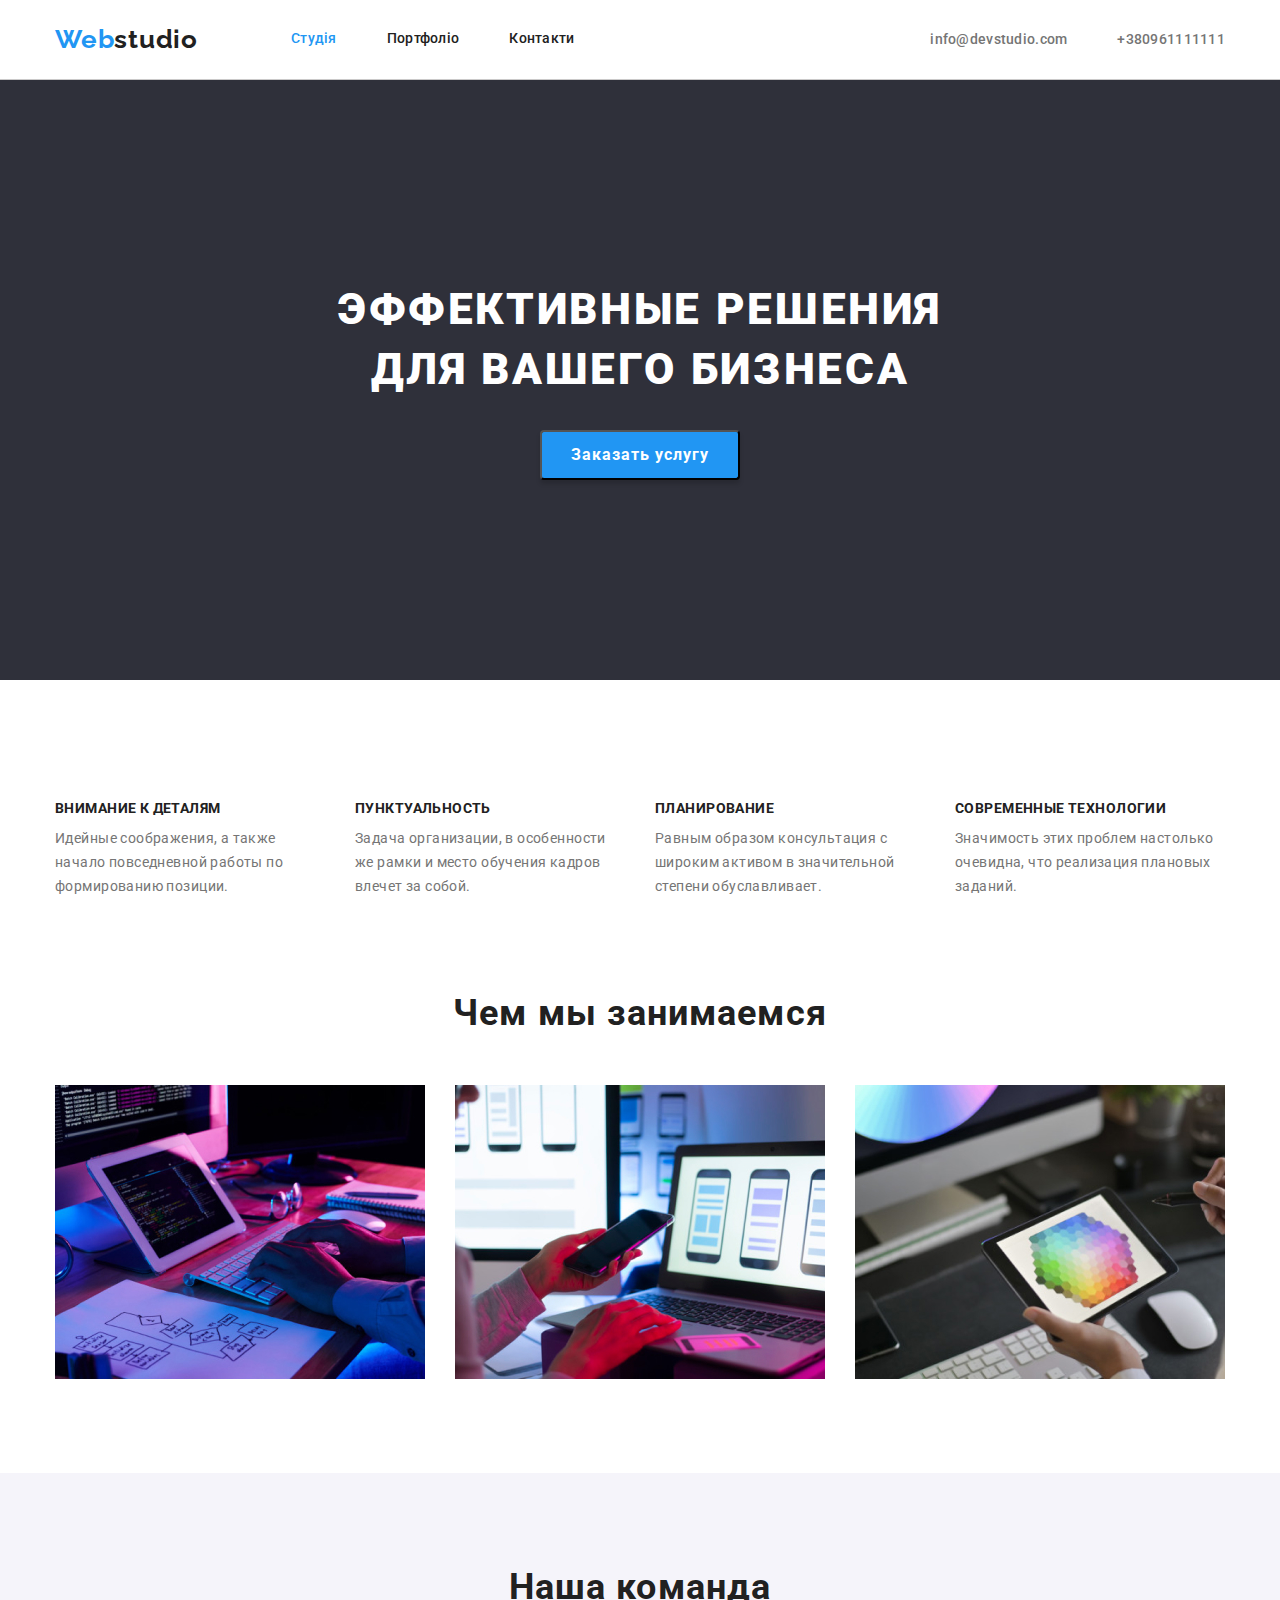
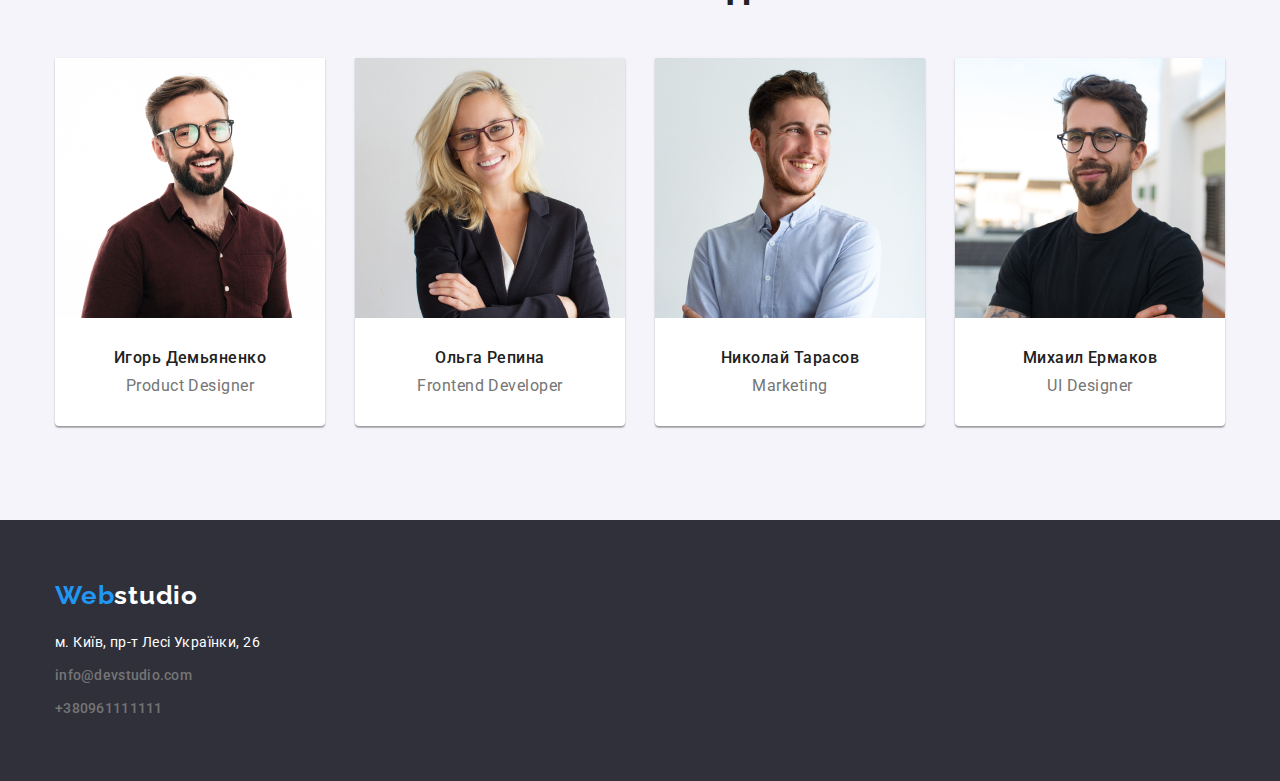
<file: index.html>
<!DOCTYPE html>
<html lang="en">
  <head>
    <meta charset="UTF-8" />
    <meta http-equiv="X-UA-Compatible" content="IE=edge" />
    <link rel="preconnect" href="https://fonts.googleapis.com" />
    <link rel="preconnect" href="https://fonts.gstatic.com" crossorigin />
    <link
      href="https://fonts.googleapis.com/css2?family=Raleway:wght@700&family=Roboto:wght@400;500;700;900&display=swap"
      rel="stylesheet"
    />
    <link
      rel="stylesheet"
      href="https://cdn.jsdelivr.net/npm/modern-normalize@1.1.0/modern-normalize.min.css"
    />
    <link rel="stylesheet" href="./styles/styles.css" />
    <title>DZ3</title>
  </head>

  <body>
    <!--header-->
    <header class="header">
      <div class="conteiner navigation">
        <nav class="navbar">
          <a class="logo-nav link" href="index.html">Web<span class="logoheader">studio</span></a>
          <ul class="navbar-list list">
            <li class="navbar-item"><a class="link current" href="./index.html">Студія</a></li>
            <li class="navbar-item"><a class="link" href="./portfolio.html">Портфоліо</a></li>
            <li class="navbar-item"><a class="link" href="">Контакти</a></li>
          </ul>
        </nav>
        <ul class="contact-list list">
          <li class="contact-item">
            <a class="contact-link link" href="mailto:info@devstudio.com">info@devstudio.com</a>
          </li>
          <li class="contact-item">
            <a class="contact-link link" href="tel:+380961111111">+380961111111</a>
          </li>
        </ul>
      </div>
    </header>
    <!--main-->
    <main>
      <!--baner-->
      <section class="baner">
        <div class="conteiner">
          <h1 class="baner-title">Эффективные решения для вашего бизнеса</h1>
          <button class="btn baner-btn" type="button">Заказать услугу</button>
        </div>
      </section>
      <!--content-->
      <section class="section">
        <div class="conteiner">
          <h2 class="content-title">Наші переваги</h2>
          <ul class="content-list list">
            <li class="content-item">
              <h3 class="content-subtitle">Внимание к деталям</h3>
              <p class="content-text">
                Идейные соображения, а также начало повседневной работы по формированию позиции.
              </p>
            </li>
            <li class="content-item">
              <h3 class="content-subtitle">Пунктуальность</h3>
              <p class="content-text">
                Задача организации, в особенности же рамки и место обучения кадров влечет за собой.
              </p>
            </li>
            <li class="content-item">
              <h3 class="content-subtitle">Планирование</h3>
              <p class="content-text">
                Равным образом консультация с широким активом в значительной степени обуславливает.
              </p>
            </li>
            <li class="content-item">
              <h3 class="content-subtitle">Современные технологии</h3>
              <p class="content-text">
                Значимость этих проблем настолько очевидна, что реализация плановых заданий.
              </p>
            </li>
          </ul>
        </div>
      </section>
      <!--work galery-->
      <section class="work">
        <div class="conteiner">
          <h2 class="work-title">Чем мы занимаемся</h2>
          <ul class="work-list list">
            <li class="work-item">
              <img src="./img/box1.jpg" alt="developer typing on keyboard" width="370" />
            </li>
            <li class="work-item">
              <img src="./img/box2.jpg" alt="mobile developer watching at phone" width="370" />
            </li>
            <li class="work-item">
              <img src="./img/box3.jpg" alt="developer watching at tablet" width="370" />
            </li>
          </ul>
        </div>
      </section>
      <!--team-->
      <section class="team section">
        <div class="conteiner">
          <h2 class="team-title">Наша команда</h2>
          <ul class="team-list list">
            <li class="team-item">
              <img src="./img/img.jpg" alt="Product designer" width="270" />
              <div class="team-people">
                <h3 class="team-subtitle">Игорь Демьяненко</h3>
                <p class="team-text">Product Designer</p>
              </div>
            </li>
            <li class="team-item">
              <img src="./img/img-1.jpg" alt="Frontend developer" width="270" />
              <div class="team-people">
                <h3 class="team-subtitle">Ольга Репина</h3>
                <p class="team-text">Frontend Developer</p>
              </div>
            </li>
            <li class="team-item">
              <img src="./img/img-2.jpg" alt="Marketing" width="270" />
              <div class="team-people">
                <h3 class="team-subtitle">Николай Тарасов</h3>
                <p class="team-text">Marketing</p>
              </div>
            </li>
            <li class="team-item">
              <img src="./img/img-3.jpg" alt="UI designer" width="270" />
              <div class="team-people">
                <h3 class="team-subtitle">Михаил Ермаков</h3>
                <p class="team-text">UI Designer</p>
              </div>
            </li>
          </ul>
        </div>
      </section>
    </main>
    <!--footer-->
    <footer class="footer">
      <div class="conteiner">
        <a class="logo-footer link" href="index.html">Web<span class="logofooter">studio</span></a>
        <address>
          <ul class="footer-list list">
            <li class="footer-item">
              <a
                class="footer-map link"
                href="https://goo.gl/maps/QaSQcrVwAwJUvmYh8"
                target="_blank"
                rel=""
                >м. Київ, пр-т Лесі Українки, 26</a
              >
            </li>
            <li class="footer-item">
              <a class="contact-link link" href="mailto:info@devstudio.com">info@devstudio.com</a>
            </li>
            <li class="footer-item">
              <a class="contact-link link" href="tel:+380961111111">+380961111111</a>
            </li>
          </ul>
        </address>
      </div>
    </footer>
  </body>
</html>
</file>
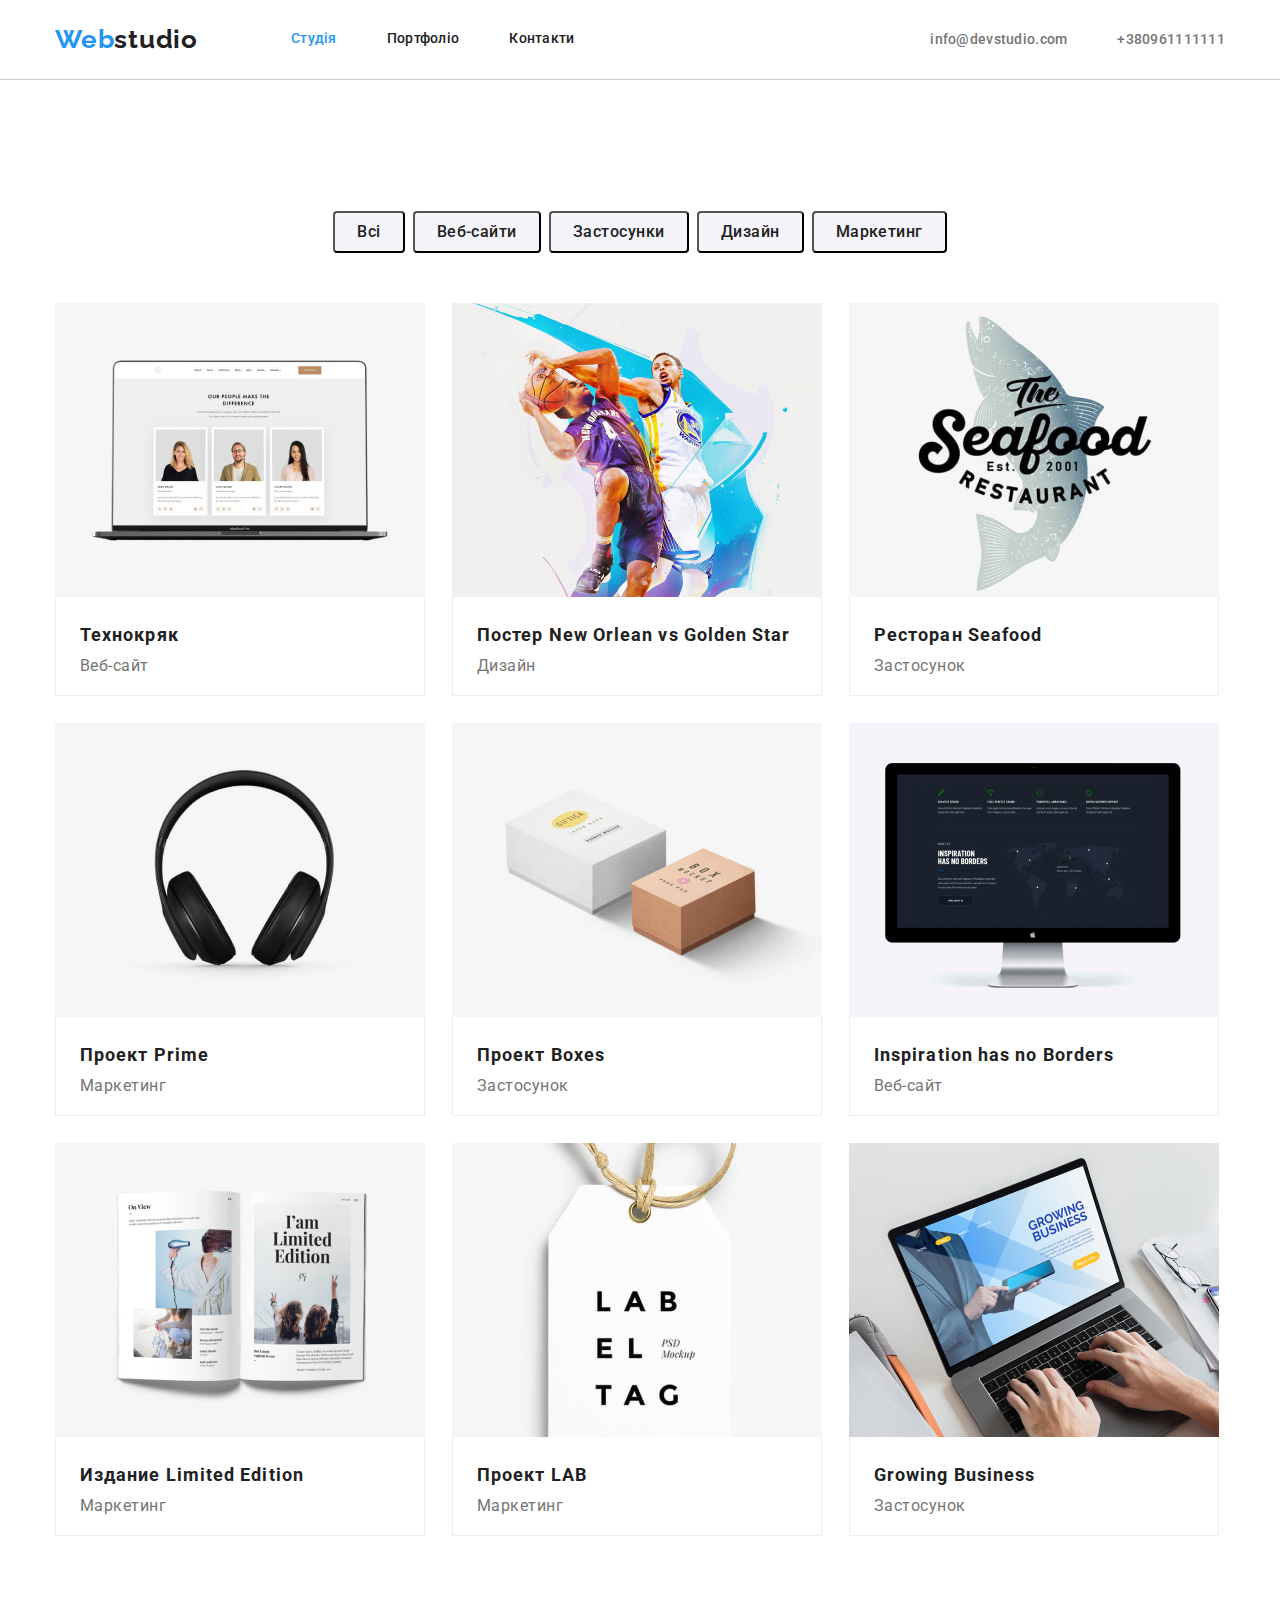
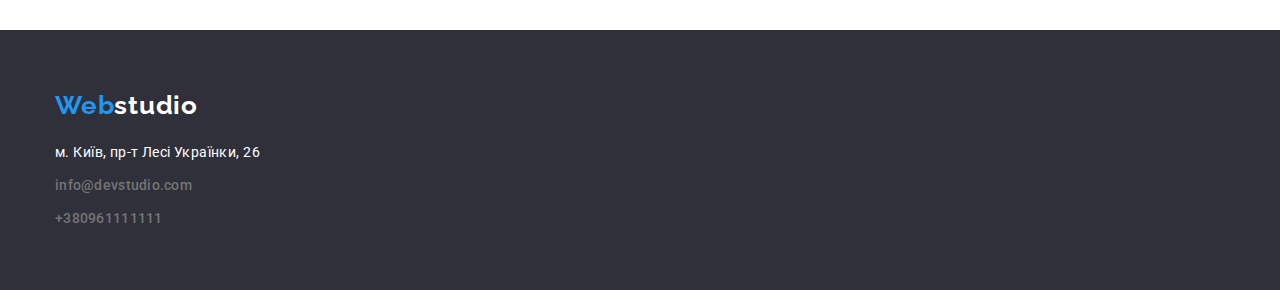
<file: portfolio.html>
<!DOCTYPE html>
<html lang="en">
  <head>
    <meta charset="UTF-8" />
    <meta http-equiv="X-UA-Compatible" content="IE=edge" />
    <link rel="preconnect" href="https://fonts.googleapis.com" />
    <link rel="preconnect" href="https://fonts.gstatic.com" crossorigin />
    <link
      href="https://fonts.googleapis.com/css2?family=Raleway:wght@700&family=Roboto:wght@400;500;700;900&display=swap"
      rel="stylesheet"
    />
    <link
      rel="stylesheet"
      href="https://cdn.jsdelivr.net/npm/modern-normalize@1.1.0/modern-normalize.min.css"
    />
    <link rel="stylesheet" href="./styles/styles.css" />
    <title>DZ3 Portfolio</title>
  </head>

  <body>
    <!--header-->
    <header class="header">
      <div class="conteiner navigation">
        <nav class="navbar">
          <a class="logo-nav link" href="index.html">Web<span class="logoheader">studio</span></a>
          <ul class="navbar-list list">
            <li class="navbar-item"><a class="link current" href="./index.html">Студія</a></li>
            <li class="navbar-item"><a class="link" href="./portfolio.html">Портфоліо</a></li>
            <li class="navbar-item"><a class="link" href="">Контакти</a></li>
          </ul>
        </nav>
        <ul class="contact-list list">
          <li class="contact-item">
            <a class="contact-link link" href="mailto:info@devstudio.com">info@devstudio.com</a>
          </li>
          <li class="contact-item">
            <a class="contact-link link" href="tel:+380961111111">+380961111111</a>
          </li>
        </ul>
      </div>
    </header>
    <!--main-->
    <main>
      <section class="section">
        <div class="conteiner">
          <h1 class="filter-title">Filter</h1>
          <!--filer-->
          <section class="filter">
            <ul class="filter-list list">
              <li class="filter-item"><button class="filter-btn" type="button">Всі</button></li>
              <li class="filter-item">
                <button class="filter-btn" type="button">Веб-сайти</button>
              </li>
              <li class="filter-item">
                <button class="filter-btn" type="button">Застосунки</button>
              </li>
              <li class="filter-item"><button class="filter-btn" type="button">Дизайн</button></li>
              <li class="filter-item">
                <button class="filter-btn" type="button">Маркетинг</button>
              </li>
            </ul>
          </section>
          <!--portfolio-work-->
          <section class="portfolio-work">
            <ul class="portfolio-work-list list">
              <li class="portfolio-work-item">
                <a class="link" href=""
                  ><img class="portfolio-work-img" src="./img/portf(2).jpg" alt="notebook" />
                  <div class="portfolio-name">
                    <h2 class="portfolio-work-title">Технокряк</h2>
                    <p class="portfolio-work-text">Веб-сайт</p>
                  </div>
                </a>
              </li>
              <li class="portfolio-work-item">
                <a class="link" href=""
                  ><img class="portfolio-work-img" src="./img/portf(3).jpg" alt="bascetbool" />
                  <div class="portfolio-name">
                    <h2 class="portfolio-work-title">Постер New Orlean vs Golden Star</h2>
                    <p class="portfolio-work-text">Дизайн</p>
                  </div>
                </a>
              </li>
              <li class="portfolio-work-item">
                <a class="link" href=""
                  ><img class="portfolio-work-img" src="./img/portf(4).jpg" alt="logobar&fish" />
                  <div class="portfolio-name">
                    <h2 class="portfolio-work-title">Ресторан Seafood</h2>
                    <p class="portfolio-work-text">Застосунок</p>
                  </div>
                </a>
              </li>
              <li class="portfolio-work-item">
                <a class="link" href=""
                  ><img class="portfolio-work-img" src="./img/portf(5).jpg" alt="headphone" />
                  <div class="portfolio-name">
                    <h2 class="portfolio-work-title">Проект Prime</h2>
                    <p class="portfolio-work-text">Маркетинг</p>
                  </div>
                </a>
              </li>
              <li class="portfolio-work-item">
                <a class="link" href=""
                  ><img class="portfolio-work-img" src="./img/portf(6).jpg" alt="boxes" />
                  <div class="portfolio-name">
                    <h2 class="portfolio-work-title">Проект Boxes</h2>
                    <p class="portfolio-work-text">Застосунок</p>
                  </div>
                </a>
              </li>
              <li class="portfolio-work-item">
                <a class="link" href=""
                  ><img class="portfolio-work-img" src="./img/portf(7).jpg" alt="pc" />
                  <div class="portfolio-name">
                    <h2 class="portfolio-work-title">Inspiration has no Borders</h2>
                    <p class="portfolio-work-text">Веб-сайт</p>
                  </div>
                </a>
              </li>
              <li class="portfolio-work-item">
                <a class="link" href=""
                  ><img class="portfolio-work-img" src="./img/portf(8).jpg" alt="magazine" />
                  <div class="portfolio-name">
                    <h2 class="portfolio-work-title">Издание Limited Edition</h2>
                    <p class="portfolio-work-text">Маркетинг</p>
                  </div>
                </a>
              </li>
              <li class="portfolio-work-item">
                <a class="link" href=""
                  ><img class="portfolio-work-img" src="./img/portf(9).jpg" alt="price" />
                  <div class="portfolio-name">
                    <h2 class="portfolio-work-title">Проект LAB</h2>
                    <p class="portfolio-work-text">Маркетинг</p>
                  </div>
                </a>
              </li>
              <li class="portfolio-work-item">
                <a class="link" href=""
                  ><img class="portfolio-work-img" src="./img/portf(1).jpg" alt="notebook" />
                  <div class="portfolio-name">
                    <h2 class="portfolio-work-title">Growing Business</h2>
                    <p class="portfolio-work-text">Застосунок</p>
                  </div>
                </a>
              </li>
            </ul>
          </section>
        </div>
      </section>
    </main>
    <!--footer-->
    <footer class="footer">
      <div class="conteiner">
        <a class="logo-footer link" href="index.html">Web<span class="logofooter">studio</span></a>
        <address>
          <ul class="footer-list list">
            <li class="footer-item">
              <a
                class="footer-map link"
                href="https://goo.gl/maps/QaSQcrVwAwJUvmYh8"
                target="_blank"
                rel=""
                >м. Київ, пр-т Лесі Українки, 26</a
              >
            </li>
            <li class="footer-item">
              <a class="contact-link link" href="mailto:info@devstudio.com">info@devstudio.com</a>
            </li>
            <li class="footer-item">
              <a class="contact-link link" href="tel:+380961111111">+380961111111</a>
            </li>
          </ul>
        </address>
      </div>
    </footer>
  </body>
</html>
</file>
<file: styles/styles.css>
:root {
  --primari-text-color: #757575;
  --title-text-color: #212121;
  --accent-text-color: #2196f3;
  --primari-white-color: #ffffff;
}

body {
  font-family: 'Roboto';
}

h1,
h2,
h3,
p,
ul {
  margin: 0;
}

ul {
  padding: 0;
}

img {
  display: block;
  max-width: 100%;
  height: auto;
}

.conteiner {
  width: 1200px;
  margin: 0 auto;
  padding: 0 15px;
}

.list {
  list-style: none;
}

.link {
  color: var(--title-text-color);
  text-decoration: none;
}

.section {
  padding-top: 94px;
  padding-bottom: 94px;
}

/*---header---------------*/

.header {
  border-bottom: 1px solid #cac9c9;
}

.navigation {
  display: flex;
  align-items: center;
}

.logo-nav {
  padding-top: 24px;
  padding-bottom: 24px;
  font-family: 'Raleway';
  font-style: normal;
  font-weight: 700;
  font-size: 26px;
  line-height: 1.19;
  letter-spacing: 0.03em;
  color: var(--accent-text-color);
}

.logoheader {
  color: var(--title-text-color);
}

.navbar {
  display: flex;
}

.navbar-list {
  display: flex;
  align-items: center;
  margin-left: 93px;
}

.navbar-item {
  font-weight: 500;
  font-size: 14px;
  line-height: 1.14;
  letter-spacing: 0.02em;
}

.navbar-item:not(:last-child) {
  margin-right: 50px;
}

.contact-list {
  display: flex;
  margin-left: auto;
}

.contact-item:not(:last-child) {
  margin-right: 50px;
}

.contact-link {
  font-weight: 500;
  font-size: 14px;
  line-height: 1.14;
  letter-spacing: 0.02em;
  color: #757575;
}

.link:hover,
.link:focus {
  color: #2196f3;
}

.navbar-list .current {
  color: var(--accent-text-color);
}

/*---main-------------------*/
/* < !--baner--> */
.baner {
  background-color: #2f303a;
  padding: 200px 0;
}

.baner-title {
  margin: 0 auto;
  width: 696px;
  margin-bottom: 30px;
  font-weight: 900;
  font-size: 44px;
  line-height: 1.36;
  text-align: center;
  letter-spacing: 0.06em;
  text-transform: uppercase;
  color: var(--primari-white-color);
}

.btn {
  width: 200px;
  height: 50px;
  background-color: var(--accent-text-color);
  box-shadow: 0px 4px 4px rgba(0, 0, 0, 0.15);
  border-radius: 4px;
  font-weight: 700;
  font-size: 16px;
  line-height: 1.875;
  text-align: center;
  letter-spacing: 0.06em;
  color: var(--primari-white-color);
  cursor: pointer;
}

.btn:hover,
.btn:focus {
  background-color: #188ce8;
}

.baner-btn {
  display: block;
  margin: 0 auto;
}

/* < !--content--> */

.content-title {
  visibility: hidden;
}

.content-list {
  display: flex;
  justify-content: space-between;
}

.content-item {
  width: 270px;
}

.content-subtitle {
  margin-bottom: 10px;
  font-weight: 700;
  font-size: 14px;
  line-height: 1.14;
  letter-spacing: 0.03em;
  text-transform: uppercase;
  color: var(--title-text-color);
}

.content-text {
  font-size: 14px;
  line-height: 1.71;
  letter-spacing: 0.03em;
  color: var(--primari-text-color);
}

/* < !--work galery--> */
.work {
  padding-bottom: 94px;
}

.work-list {
  display: flex;
}

.work-item:not(:last-child) {
  margin-right: 30px;
}

.work-title {
  margin-bottom: 50px;
  font-weight: 700;
  font-size: 36px;
  line-height: 1.16;
  text-align: center;
  letter-spacing: 0.03em;
  color: var(--title-text-color);
}

/* < !--team--> */
.team {
  background-color: #f5f4fa;
}

.team-list {
  display: flex;
  justify-content: space-between;
}

.team-item {
  background: var(--primari-white-color);
  box-shadow: 0px 1px 3px rgba(0, 0, 0, 0.12), 0px 1px 1px rgba(0, 0, 0, 0.14),
    0px 2px 1px rgba(0, 0, 0, 0.2);
  border-radius: 0px 0px 4px 4px;
}

.team-title {
  margin-bottom: 50px;
  font-weight: 700;
  font-size: 36px;
  line-height: 1.16;
  text-align: center;
  letter-spacing: 0.03em;
  color: var(--title-text-color);
}

.team-people {
  padding: 30px 0;
}

.team-subtitle {
  margin-bottom: 10px;
  font-weight: 500;
  font-size: 16px;
  line-height: 19px;
  text-align: center;
  letter-spacing: 0.03em;
  color: var(--title-text-color);
}

.team-text {
  font-weight: 400;
  font-size: 16px;
  line-height: 1.18;
  text-align: center;
  letter-spacing: 0.03em;
  color: var(--primari-text-color);
}

/*---fooret-------------------------------*/
.footer {
  padding: 60px 0;
  background-color: #2f303a;
}

.logo-footer {
  font-family: 'Raleway';
  font-style: normal;
  font-weight: 700;
  font-size: 26px;
  line-height: 1.19;
  letter-spacing: 0.03em;
  color: var(--accent-text-color);
}

.logofooter {
  color: var(--primari-white-color);
}

address {
  margin-top: 20px;
}

.footer-item {
  font-style: normal;
  font-weight: 400;
  font-size: 14px;
  line-height: 1.71;
  letter-spacing: 0.03em;
  color: rgba(255, 255, 255, 0.6);
}

.footer-item:not(:last-child) {
  margin-bottom: 9px;
}

.footer-map {
  color: #ffffff;
}

/*=====portfolio===============================*/

/* < !--filer--> */
.filter-title {
  visibility: hidden;
}

.filter-list {
  display: flex;
  justify-content: center;
  margin-bottom: 50px;
}

.filter-item {
  margin-right: 8px;
}

.filter-item:last-child {
  margin-right: 0;
}

.filter-btn {
  padding: 6px 22px;
  background-color: #f5f4fa;
  border-radius: 4px;
  font-weight: 500;
  font-size: 16px;
  line-height: 1.625;
  text-align: center;
  letter-spacing: 0.03em;
  color: var(--title-text-color);
  cursor: pointer;
}

.filter-btn:hover,
.filter-btn:focus {
  background-color: var(--accent-text-color);
  color: var(--primari-white-color);
}

/* < !--portfolio-work--> */

.portfolio-work-list {
  display: flex;
  flex-wrap: wrap;
  gap: 27px;
  flex-basis: calc((100%-60px) / 3);
}

.portfolio-work-item {
  background: var(--primari-white-color);
}

.portfolio-name {
  padding: 20px 24px;
  border-bottom: 1px solid #eeeeee;
  border-left: 1px solid #eeeeee;
  border-right: 1px solid #eeeeee;
}

.portfolio-work-title {
  margin-bottom: 4px;
  font-weight: 700;
  font-size: 18px;
  line-height: 2;
  letter-spacing: 0.06em;
  color: var(--title-text-color);
}

.portfolio-work-text {
  font-weight: 400;
  font-size: 16px;
  line-height: 1.125;
  letter-spacing: 0.03em;
  color: var(--primari-text-color);
}
</file>
